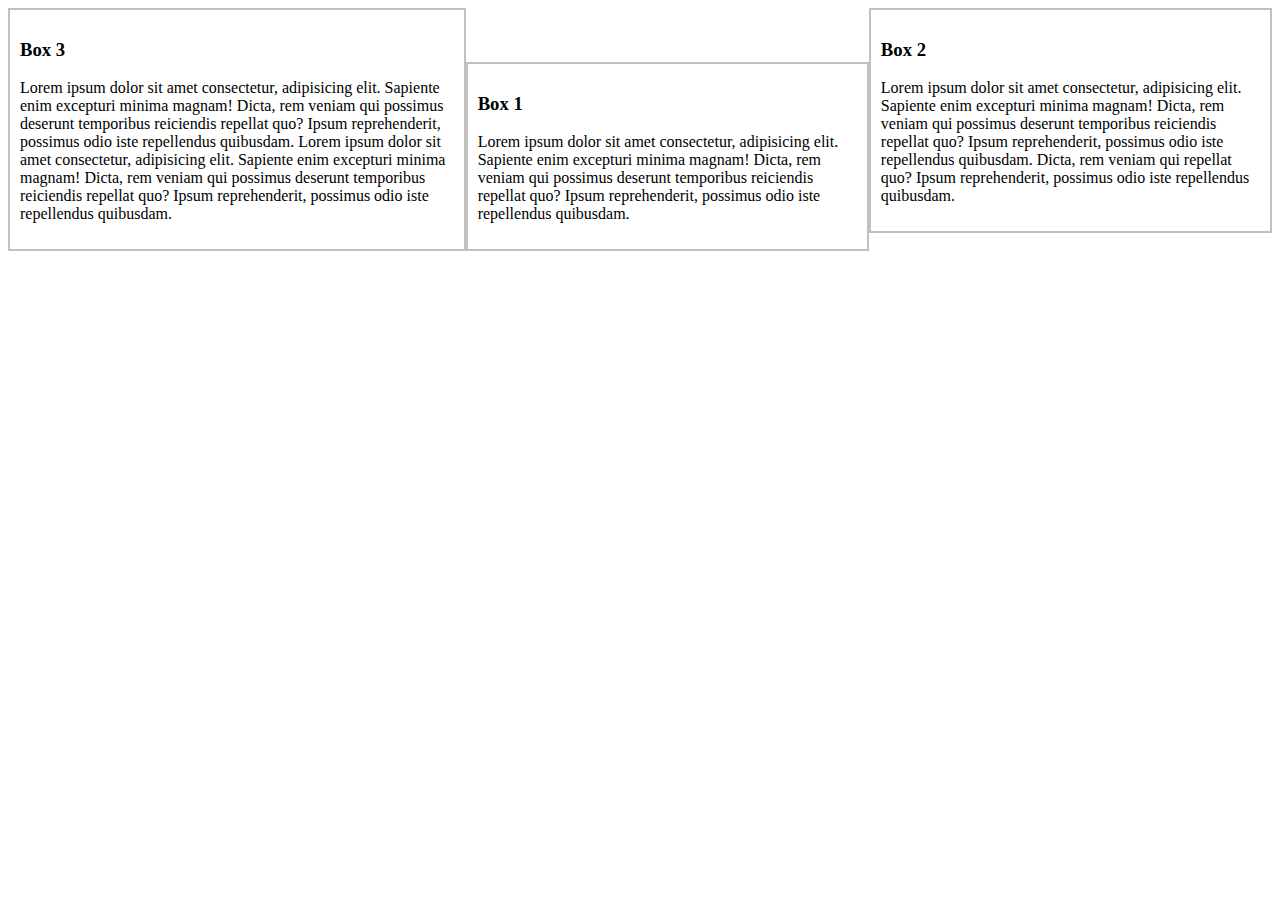
<file: flexbox.html>
<!DOCTYPE html>
<html lang="ru">
    <head>
        <meta charset="utf-8"></meta>
        <title>HTML page</title>
        <link rel="stylesheet" href="css/flexbox.css">
        <meta content="width=device-width, initial-scale=1" name="viewport">
    </head>
    <body>
        <div class="container">
            <div class="box-1">
                <h3>Box 1</h3>
                <p>Lorem ipsum dolor sit amet consectetur, adipisicing elit.
                    Sapiente enim excepturi minima magnam! Dicta, rem veniam
                    qui possimus deserunt temporibus reiciendis repellat quo?
                    Ipsum reprehenderit, possimus odio iste repellendus quibusdam.
                </p>
            </div>
            <div class="box-2">
                <h3>Box 2</h3>
                <p>Lorem ipsum dolor sit amet consectetur, adipisicing elit.
                    Sapiente enim excepturi minima magnam! Dicta, rem veniam
                    qui possimus deserunt temporibus reiciendis repellat quo?
                    Ipsum reprehenderit, possimus odio iste repellendus quibusdam.
                    Dicta, rem veniam qui repellat quo? Ipsum reprehenderit, possimus odio iste repellendus quibusdam.
                </p>
            </div>
            <div class="box-3">
                <h3>Box 3</h3>
                <p>Lorem ipsum dolor sit amet consectetur, adipisicing elit.
                    Sapiente enim excepturi minima magnam! Dicta, rem veniam
                    qui possimus deserunt temporibus reiciendis repellat quo?
                    Ipsum reprehenderit, possimus odio iste repellendus quibusdam.
                    Lorem ipsum dolor sit amet consectetur, adipisicing elit.
                    Sapiente enim excepturi minima magnam! Dicta, rem veniam
                    qui possimus deserunt temporibus reiciendis repellat quo?
                    Ipsum reprehenderit, possimus odio iste repellendus quibusdam.
                </p>
            </div>
        </div>
    </body>
</html>
</file>
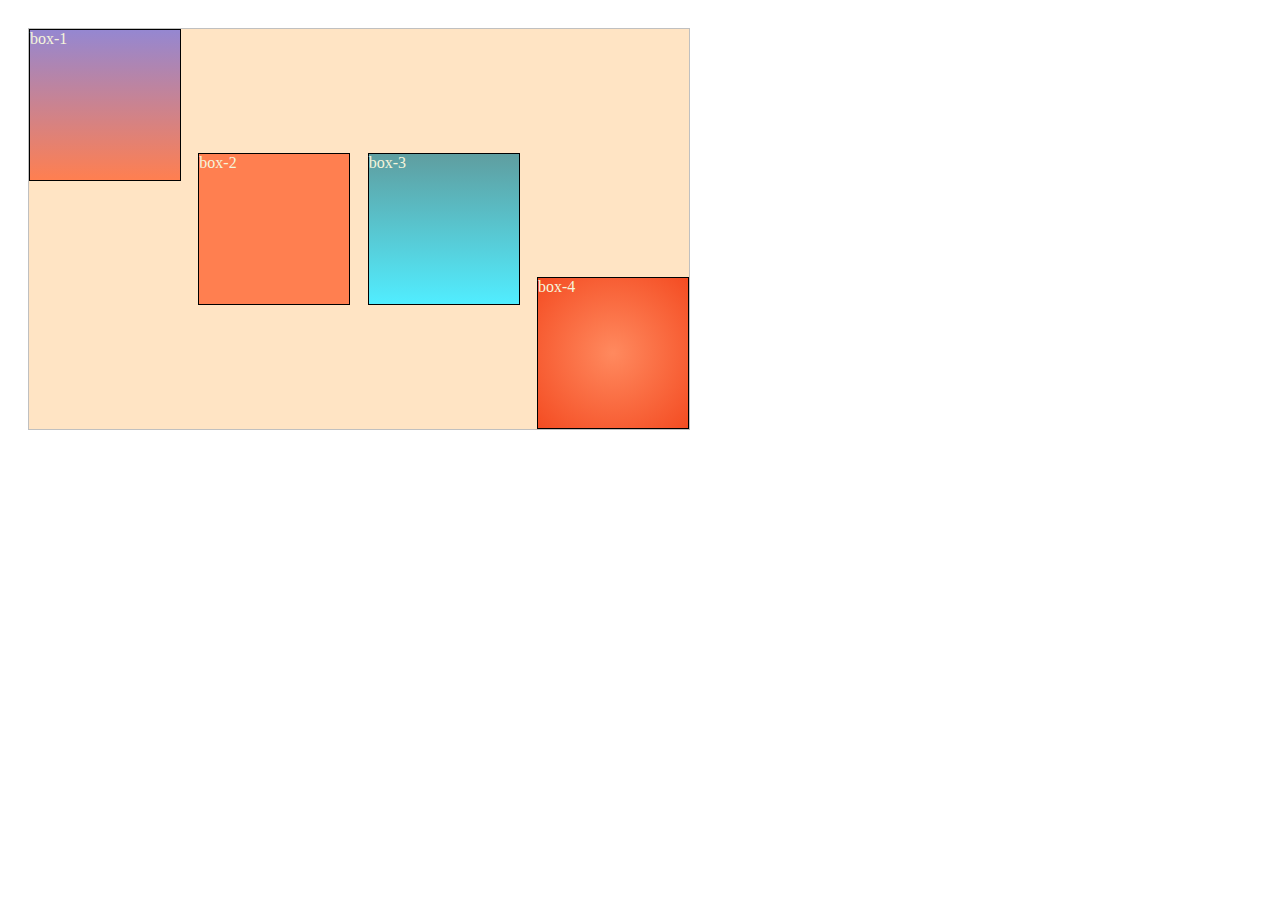
<file: homework3.html>
<!DOCTYPE html>
<html lang="ru">
    <head>
        <meta charset="utf-8"></meta>
        <title>HTML page</title>
        <link rel="stylesheet" href="css/homework3.css">
        <meta content="width=device-width, initial-scale=1" name="viewport">
    </head>
    <body>
        <div class="container">
            <div class="box box-1">box-1 <span class="text">Hi !!!</span></div>
            <!-- <div class="box-2-3"> -->
                <div class="box box-2">box-2</div>
                <div class="box box-3">box-3</div>
            <!-- </div> -->
            <div class="box box-4">box-4</div>
        </div>
        <!-- <div id="block"></div> -->
    </body>
</html>
</file>
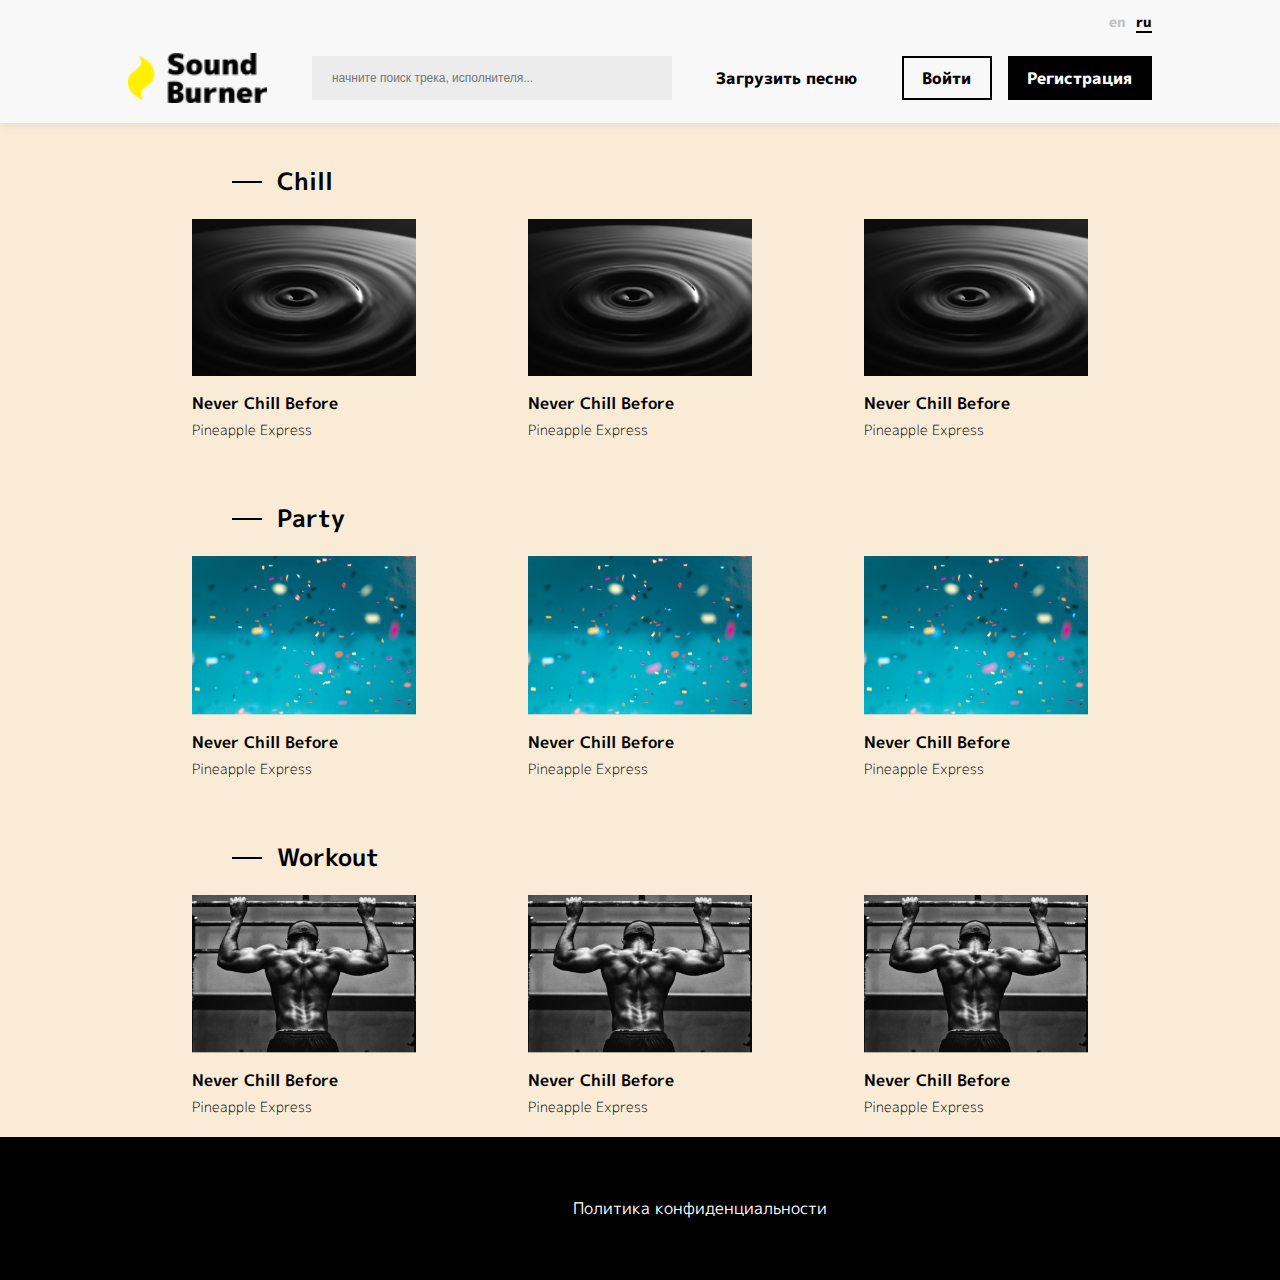
<file: sound_burner.html>
<!DOCTYPE html>
<html lang="ru">
<head>
    <!-- добавляется для работы media-query -->
    <meta name="viewport" content="width=device-width, initial-scale=1.0">
    <meta charset="UTF-8">
    <title>SoundBurner - площадка для музыкантов</title>
    <link rel="stylesheet" href="css/soundburner.css">
</head>
<body>
    <header>
        <div class="all-header">
            <div class="lang">
                <a href="#">en</a>
                <a href="#" class="active">ru</a>
            </div>
            <div class="header-main">
                <img src="img/logo.png" alt="Logo">
                <input type="search" name="search" id="search" placeholder="начните поиск трека, исполнителя... ">
                <a href="#">Загрузить песню</a>
                <div class="buttons">
                    <div class="btn auth">Войти</div>
                    <div class="btn reg">Регистрация</div>
                </div>
            </div>
        </div>
    </header>
    <main>
        <div class="section">
            <h3><span></span>Chill</h3>
            <div class="flex-container">
                <div class="img-block">
                    <img src="img/Sound1.png" alt="обложка">
                    <h4>Never Chill Before</h4>
                    <p>Pineapple Express</p>
                </div>
                <div class="img-block">
                    <img src="img/Sound1.png" alt="обложка">
                    <h4>Never Chill Before</h4>
                    <p>Pineapple Express</p>
                </div>
                <div class="img-block">
                    <img src="img/Sound1.png" alt="обложка">
                    <h4>Never Chill Before</h4>
                    <p>Pineapple Express</p>
                    <div class="button-play">
                        <img src="img/Polygon.png" alt="button play" class="button-play-img"></img>
                    </i></div>
                </div>
            </div>
        </div>
        <div class="section">
            <h3><span></span>Party</h3>
            <div class="flex-container">
                <div class="img-block">
                    <img src="img/party.png" alt="обложка">
                    <h4>Never Chill Before</h4>
                    <p>Pineapple Express</p>
                </div>
                <div class="img-block">
                    <img src="img/party.png" alt="обложка">
                    <h4>Never Chill Before</h4>
                    <p>Pineapple Express</p>
                </div>
                <div class="img-block">
                    <img src="img/party.png" alt="обложка">
                    <h4>Never Chill Before</h4>
                    <p>Pineapple Express</p>
                    <div class="button-play"><img src="img/Polygon.png" alt="button play" class="button-play-img"></img></div>
                </div>
            </div>
        </div>
        <div class="section">
            <h3><span></span>Workout</h3>
            <div class="flex-container">
                <div class="img-block">
                    <img src="img/Workout.png" alt="обложка">
                    <h4>Never Chill Before</h4>
                    <p>Pineapple Express</p>
                </div>
                <div class="img-block">
                    <img src="img/Workout.png" alt="обложка">
                    <h4>Never Chill Before</h4>
                    <p>Pineapple Express</p>
                </div>
                <div class="img-block">
                    <img src="img/Workout.png" alt="обложка">
                    <h4>Never Chill Before</h4>
                    <p>Pineapple Express</p>
                    <div class="button-play">
                        <img src="img/Polygon.png" alt="button play" class="button-play-img"></img>
                    </div>
                </div>
            </div>
        </div>
    </main>
    <footer>
        <p>Политика конфиденциальности</p>
    </footer>
</body>
</html> 
<!-- https://fontawesome.com/icons/play?f=classic&s=solid -->
</file>
<file: css/flexbox.css>
.container {
  display: flex;
  /* flex-wrap: wrap; перенос на новую строку */
  justify-content: space-around; /* выравнивание */
  /* flex-direction: row-reverse;
    flex-direction: column; */

  /* по-умолчанию, блоки расстянуты по высоте до размера большего блока*/
  align-items: stretch;

  /* Выравнивание по верху, низ - по размеру текста (заполнения)*/
  align-items: flex-start;

  /* Выравнивание по низу, низ - по размеру текста (заполнения)*/
  align-items: flex-end;

  /* Выравнивание по базовой линии, низ - по размеру текста (заполнения)*/
  align-items: baseline;

  /* Выравнивание по центру, низ - по размеру текста (заполнения)*/
  align-items: center;
}

.container > div {
  padding: 10px;
  border: 2px solid silver;
  margin-bottom: 10px;
  flex-basis: 30%;
}

.box-1 {
  /*flex-basis: 100px; /* аналог width: 100px; */
  /* flex: 2;  /* пропорциональный размер */
  /* order: 0; порядок размещения, умолч 0 */
  align-self: flex-end; /*дополнительное выравнивавние одного эл-та*/
}

.box-2 {
  /*flex-basis: 500px; /* аналог width: 500px; */
  /* flex: 3; */
  /* margin-right: 50px; */
  /* order: 1; */
  align-self: flex-start;
}
.box-3 {
  flex: 1;
  order: -1;
}
</file>
<file: css/homework3.css>
.container {
    width: 660px;
    height: 400px;
    margin: 20px 20px;
    border: 1px solid silver;
    background: bisque;

    position: absolute;

    display: flex;
    /* flex-wrap: wrap; перенос на новую строку */
    justify-content: space-between; /* выравнивание */
    /* flex-direction: row-reverse;
    flex-direction: column; */
    
    /* по-умолчанию, блоки расстянуты по высоте до размера большего блока*/
    /* align-items: stretch;  */
    
    /* Выравнивание по верху, низ - по размеру текста (заполнения)*/
    /* align-items: flex-start; */

    /* Выравнивание по низу, низ - по размеру текста (заполнения)*/
    /* align-items: flex-end; */

    /* Выравнивание по базовой линии, низ - по размеру текста (заполнения)*/
    /* align-items: baseline; */

    /* Выравнивание по центру, низ - по размеру текста (заполнения)*/
    align-items: center;

}

/* .container > div {
    padding: 10px;
    border: 2px solid silver;
    margin-bottom: 10px ;
    flex-basis: 30%;
} */

.box {
    flex-basis: 150px; /* аналог width: 100px;*/
    height: 150px;
    background: #ff7f50;
    color: beige;
    border: 1px solid black;
}

.box-1 {
   z-index: 1;
 
    /* Permalink - use to edit and share this gradient: https://colorzilla.com/gradient-editor/#9587d1+0,ff7f50+100 */
    background: #9587d1; /* Old browsers */
    background: -moz-linear-gradient(top,  #9587d1 0%, #ff7f50 100%); /* FF3.6-15 */
    background: -webkit-linear-gradient(top,  #9587d1 0%,#ff7f50 100%); /* Chrome10-25,Safari5.1-6 */
    background: linear-gradient(to bottom,  #9587d1 0%,#ff7f50 100%); /* W3C, IE10+, FF16+, Chrome26+, Opera12+, Safari7+ */
    filter: progid:DXImageTransform.Microsoft.gradient( startColorstr='#9587d1', endColorstr='#ff7f50',GradientType=0 ); /* IE6-9 */

    align-self: flex-start;  /*дополнительное выравнивавние одного эл-та*/
}
    
.box-1:hover {
    position: relative;
    cursor: pointer;

    animation-name: Animation-1;
    animation-duration: 2s; /* продолжительность анимации */
    animation-delay: 0.2s; /* задержка, после загрузки страницы*/
    animation-iteration-count: infinite; /* количество повторов*/
    animation-direction: alternate; /* маятник */
}

.text {
    margin: 50% auto;
    align-items: center;
    display: none;
}

.box-2 {
    z-index: 100;
}
.box-3 {
    /* flex: 1; */
    order: 0;
    /* background: #5f9ea0; */
    /* Permalink - use to edit and share this gradient: https://colorzilla.com/gradient-editor/#5f9ea0+0,51edff+100 */
    background: #5f9ea0; /* Old browsers */
    background: -moz-linear-gradient(top,  #5f9ea0 0%, #51edff 100%); /* FF3.6-15 */
    background: -webkit-linear-gradient(top,  #5f9ea0 0%,#51edff 100%); /* Chrome10-25,Safari5.1-6 */
    background: linear-gradient(to bottom,  #5f9ea0 0%,#51edff 100%); /* W3C, IE10+, FF16+, Chrome26+, Opera12+, Safari7+ */
    filter: progid:DXImageTransform.Microsoft.gradient( startColorstr='#5f9ea0', endColorstr='#51edff',GradientType=0 ); /* IE6-9 */

}

.box-4 {
    /* order: 1; */
    align-self: flex-end;
    /* Permalink - use to edit and share this gradient: https://colorzilla.com/gradient-editor/#ff895e+1,f44c22+100 */
    background: #ff895e; /* Old browsers */
    background: -moz-radial-gradient(center, ellipse cover,  #ff895e 1%, #f44c22 100%); /* FF3.6-15 */
    background: -webkit-radial-gradient(center, ellipse cover,  #ff895e 1%,#f44c22 100%); /* Chrome10-25,Safari5.1-6 */
    background: radial-gradient(ellipse at center,  #ff895e 1%,#f44c22 100%); /* W3C, IE10+, FF16+, Chrome26+, Opera12+, Safari7+ */
    filter: progid:DXImageTransform.Microsoft.gradient( startColorstr='#ff895e', endColorstr='#f44c22',GradientType=1 ); /* IE6-9 fallback on horizontal gradient */

}

.box-4:hover {
    cursor: pointer;
    animation: mymove 4s infinite;
}

/* объявляем анимацию*/
@keyframes Animation-1 {
    from {top: 0px; left: 0px;}
    to {
        top: 124px;
        left: 100px;
        /* .text {display: block;} */
    }
}

/* The parameters are as follow:
matrix(scaleX(), skewY(), skewX(), scaleY(), translateX(), translateY()) */
@keyframes mymove {
  50% {transform: matrix(1.4, 0.75 , -0.75 , 1.4, 10 , 10);}
}

/* #block {
    width: 100px;
    height: 100px;
    background: bisque;
    /*animation-name: block; /* имя анимации */
    animation-name: coolAnimation;
    animation-duration: 5s; /* продолжительность анимации */
    animation-delay: 0.2s; /* задержка, после загрузки страницы*/
    animation-iteration-count: 5; /* количество повторов*/
    animation-direction: alternate; /* маятник */
} */
</file>
<file: css/soundburner.css>
@import url('https://fonts.googleapis.com/css2?family=M+PLUS+1p:wght@300;800&family=Montserrat:wght@300;600&display=swap');

* {
    margin: 0;
    padding: 0;
}

a {
    text-decoration: none;
    transition: all 1s ease;
    -o-transition: all 1s ease-in-out;
    -moz-transition: all 1s ease;
    -webkit-transition: all 1s ease;
}
body {
    font-family: 'M PLUS 1p', sans-serif;
    font-size: 16px;
    background:antiquewhite ;
    color: #000;
}

header {
    width: 100%;
    background: #F8F8F8;
    box-shadow: 2px 4px 6px rgba(194, 192, 192, 0.25);
    padding-top: 10px;
    padding-bottom: 20px;
    /* float: left; */
}

/* header .all-header {
    width: 70%;
    margin: 0 15%;  /* центрирование всех внутренних объектов 
} */

@media (min-width: 1501px) {
    header .all-header {
    width: 70%;
    margin: 0 15%;  /* центрирование всех внутренних объектов */
    }
}

@media (max-width: 1500px) and (min-width: 1141px) {
    header .all-header {
    width: 80%;
    margin: 0 10%;  /* центрирование всех внутренних объектов */
    }
}

@media (max-width: 1140px) and (min-width: 1001px) {
    header .all-header {
    width: 90%;
    margin: 0 5%;  /* центрирование всех внутренних объектов */
    }
}

@media (max-width: 1000px) and (min-width: 901px){
    header .all-header {
    width: 97%;
    margin: 0 2%;  
    }
    /* header .all-header .header-main {flex-wrap: wrap;} */
}

@media (max-width: 900px) {
    header .all-header {
    width: 90%;
    margin: 0 2%;  
    }
    header .all-header .header-main {flex-direction: column;}

    header .all-header .header-main div,
    header .all-header .header-main a,
    header .all-header .header-main input {margin-top: 20px;}   
}

header .all-header .lang {
    text-align: right;
    width: 100%;
}

header .all-header .lang a {
    font-size: 14px;
    color: #c4C4C4;
    font-weight: 800;
}

header .all-header .lang a.active,
header .all-header .lang a:hover {
    color: #000;
    border-bottom: 2px solid #000;
    margin-left: 5px;
}

header .all-header .header-main {
    /* width: 100%; */
    display: flex;
    margin-top: 20px;
    justify-content: space-between;
    align-items: center;
}

header .all-header .header-main img {
    height: 50px;
    /* float: left; */
}

#search {
    /* float: left;
    margin-left: 20px; 
    margin-top: 5px; */
    border: 0;
    background: #ECECEC;
    width: 360px;
    height: 44px;
    font-weight: 300px;
    font-size: 12px;
    text-indent: 20px; /* отступ для первого символа */
    outline: none; /* убираем обводку */
}

header .all-header .header-main a {
    /* float: left; */
    color: #000;
    font-weight: 800;
    /* margin-left: 40px;
    margin-top: 15px; */
}

header .all-header .header-main .buttons { 
    display: flex;
    justify-content: space-between;
    width: 250px;
}
header .all-header .header-main a:hover {color: #ccc;}

header .all-header .header-main .btn { 
    cursor: pointer;
    /* float: right;
    margin-left: 15px; */
    width: 86px;
    height: 40px;
    font-weight: 800;
    border: 2px solid #000;
    text-align: center;
    line-height: 40px;
}

header .all-header .header-main .btn.reg {
        width: 140px;
}

header .all-header .header-main .btn.reg,
header .all-header .header-main .btn.auth:hover { 
    background: #000;
    color: #fff;
    transition: all 0.6s ease;
    -o-transition: all .6s ease-in-out;
    -moz-transition: all .6s ease;
    -webkit-transition: all .6s ease;
}

header .all-header .header-main .btn.reg:hover { 
    background: #fff;
    color: #000;
    transition: all 0.6s ease;
    -o-transition: all .6s ease-in-out;
    -moz-transition: all .6s ease;
    -webkit-transition: all .6s ease;
}

/*********** Основная часть сайта ***********/
main {
    /* float: left; */
    width: 100%;
}

main .section {
    /* float: left; */
    width: 70%;
    margin: 40px 15% 0;
}

main .section h3 {font-size: 24px;} 

main .section h3 span {
    height: 2px;
    display: inline-block;
    margin-right: 15px;
    margin-left: 40px;
    margin-bottom: 7px;
    width: 30px;
    background: #000;
}

main .section .flex-container {
    display: flex;
    justify-content: space-between;
}

main .section .img-block {
    width: 25%;
    margin: 20px 0;
    /* float: left; */
    position: relative;
    cursor: pointer;
}

@media (max-width: 800px) {
    main .section .flex-container {
    flex-direction: column;
    }
    main .section .img-block {width: 100%}
}

main .section .img-block img {width: 100%}

/* main .section .img-block:not(:last-of-type) { 
    margin-right: 12.5%;
} */

main .section .img-block h4 {
    margin-top: 10px;
    margin-bottom: 5px;
}

main .section .img-block p {
    font-size: 14px;
    font-weight: 300;
}

main .section .img-block:hover .button-play {opacity: 1;}/*{display: block;}*/
main .section .img-block .button-play {
    background-color: #000;
    color: yellow;
    /* padding: 10px 10px; */
    position: absolute;
    right: -20px;
    bottom: 80px;
    /*display: none; /* transition с display не работает, показывает сразу*/
    opacity: 0;
    transition: all 1s ease;
    -o-transition: all 1s ease-in-out;
    -moz-transition: all 1s ease;
    -webkit-transition: all 1s ease;
}

main .section .img-block .button-play .button-play-img{
    width: 50%;
    padding: 10px 8px 4px 12px;
    /* margin: 0 auto; */
}
 
/* Футер сайта*/

footer {
    width: 100%;
    /* float: left; */
    background: #000;
    color: #fff;
    text-align: center;
    padding: 60px;
}
</file>
